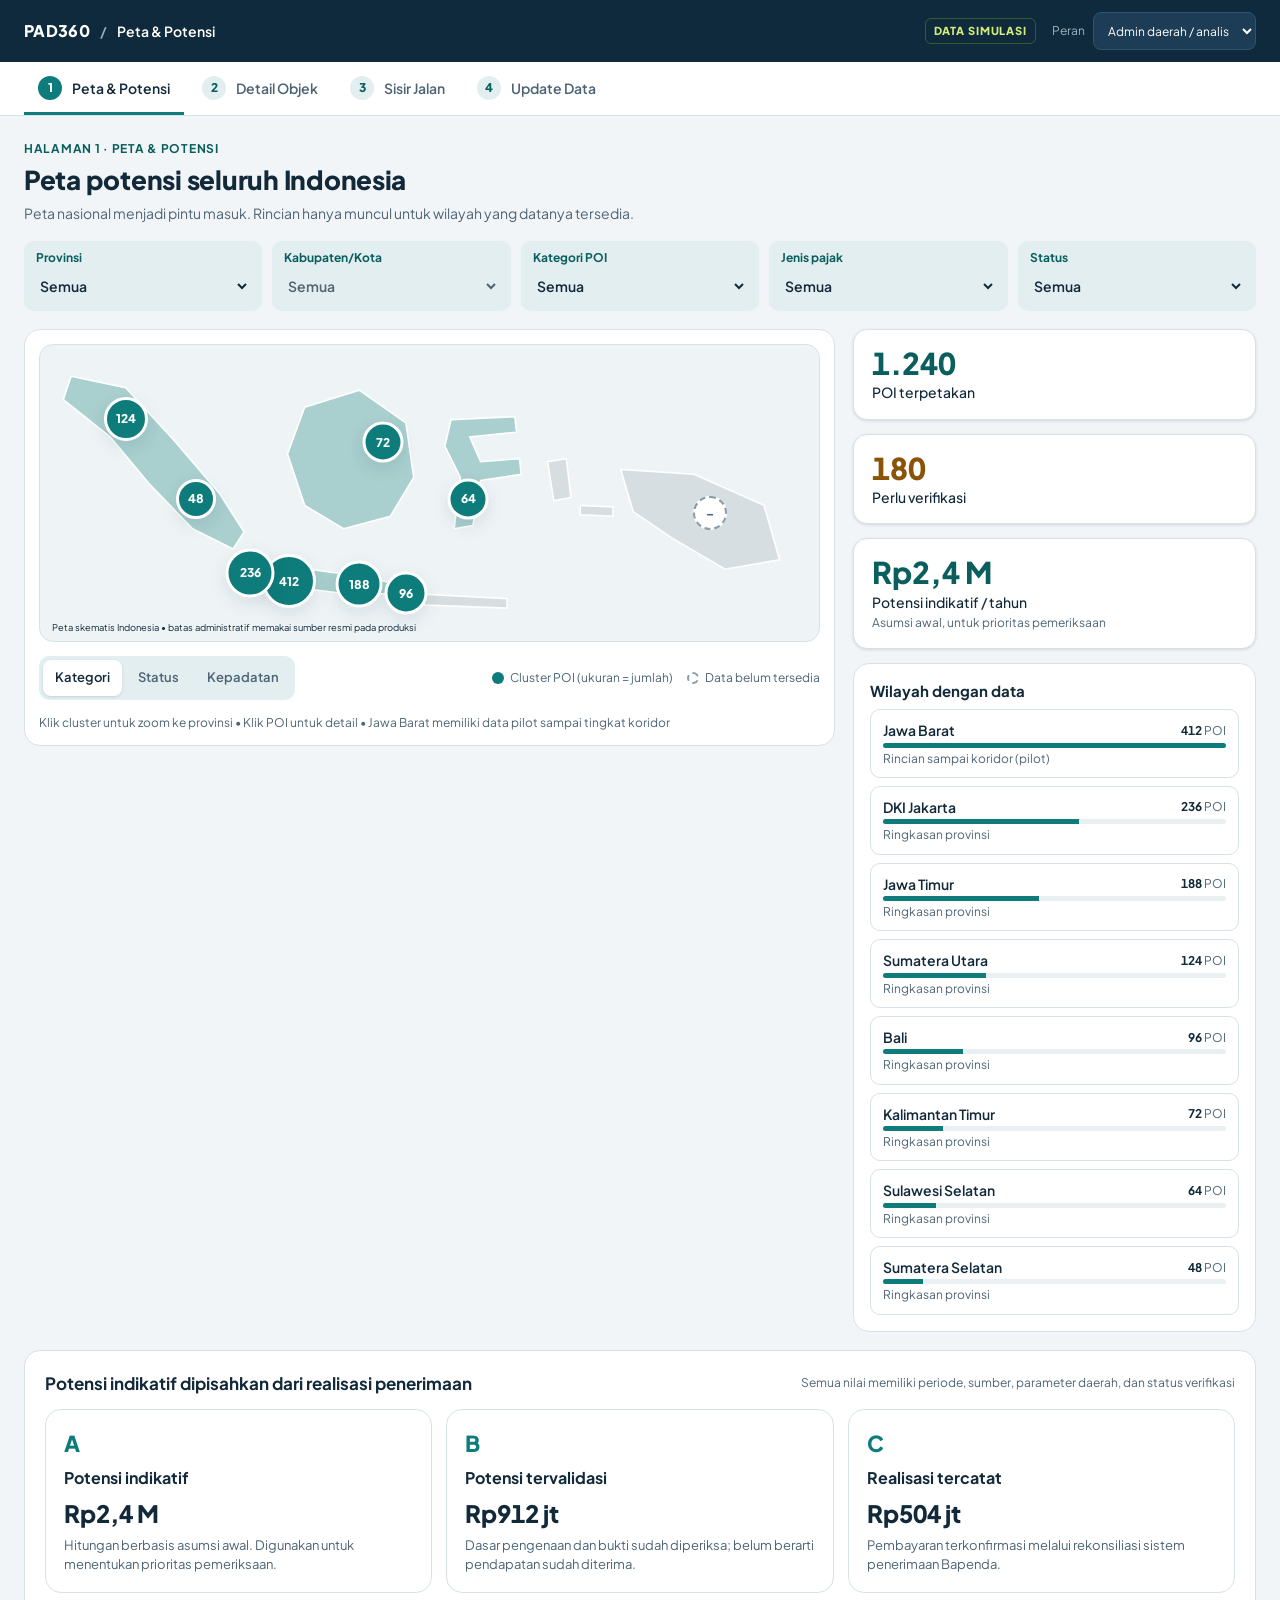
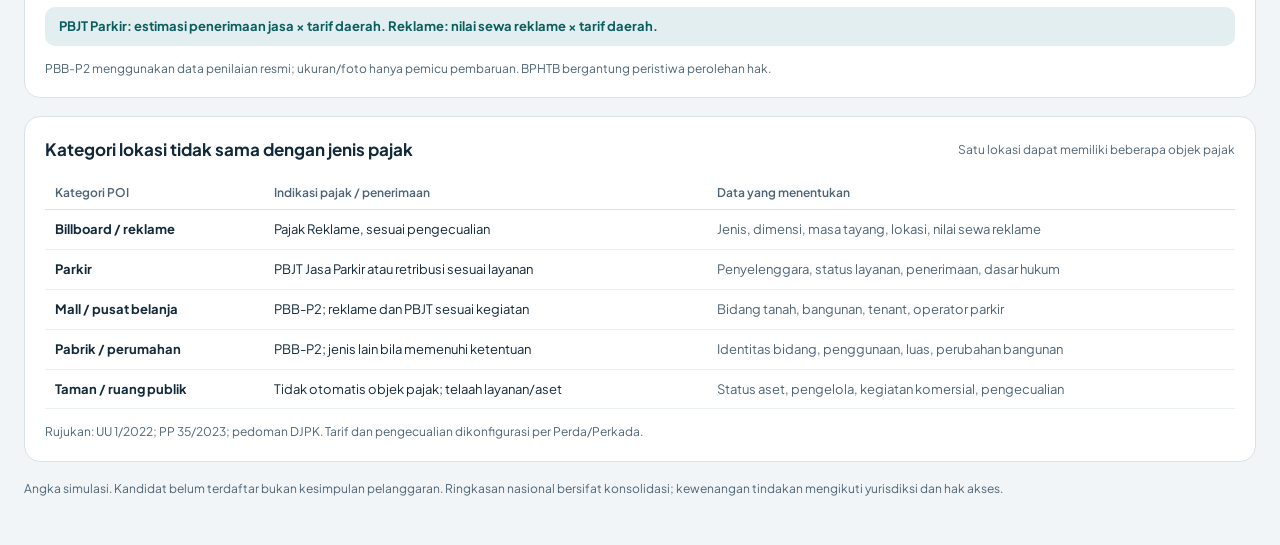
<file: Referensi/PAD360 Peta Potensi Pajak.html>
<!doctype html><html><head><meta charset=utf8><meta name=viewport content="width=device-width,initial-scale=1,viewport-fit=cover"><style>:root{color-scheme:light;box-sizing:border-box;padding-top:env(safe-area-inset-top,0px);padding-bottom:env(safe-area-inset-bottom,0px)}html{scroll-padding-top:env(safe-area-inset-top,0px)}body{margin:0;padding:0;font:14px -apple-system,BlinkMacSystemFont,sans-serif;background:#faf9f5;color:#141413}img{max-width:100%}[hidden]:not([hidden=until-found i]){display:none!important}</style></head><body>
<title>PAD360 Peta Potensi Pajak</title>
<link rel="preconnect" href="https://fonts.googleapis.com">
<link rel="stylesheet" href="https://fonts.googleapis.com/css2?family=Plus+Jakarta+Sans:wght@400;500;600;700;800&display=swap">
<style>
/* Layout: navy top bar (PAD360 / breadcrumb + DATA SIMULASI) over a 4-step tab rail; one content view re-rendered per step */
:root{
  --bg:#F2F5F7;--surface:#FFFFFF;--surface2:#F3F7F8;--tint:#E3EEF0;--line:#D8E2E6;--line2:#EAF0F2;
  --ink:#12293A;--muted:#4E6475;--muted2:#8A9CA8;
  --navy:#0F2A3D;--navy2:#1C3D55;--navy-ink:#DCE8EF;--navy-muted:#9DB4C3;--lime:#D4EC7A;
  --teal:#0E7C7B;--teal-ink:#0A5F5E;--teal-soft:#DDEFEE;--teal-mid:#7FC1BF;
  --amber:#D48A1C;--amber-ink:#8A5408;--amber-soft:#FBEFD9;
  --red-ink:#9B2C2C;--red-soft:#FBE3E3;
  --blue-ink:#1F4F8F;--blue-soft:#E1ECFA;
  --land:#A9CFCF;--land2:#8CBDBD;--land-none:#D6DEE2;--sea:#EEF4F6;--block:#DDE4E8;--road:#FFFFFF;
  --d1:#D6EBEA;--d2:#A9CFCF;--d3:#6FAFAE;--d4:#2F8988;
  --shadow:0 1px 3px rgba(15,42,61,.14);--shadow2:0 6px 18px rgba(15,42,61,.10);
  --font:'Plus Jakarta Sans',ui-sans-serif,system-ui,-apple-system,'Segoe UI',sans-serif;
}
@media (prefers-color-scheme:dark){:root:not([data-theme="light"]){
  --bg:#0C1720;--surface:#14222D;--surface2:#192A36;--tint:#1C3340;--line:#29404F;--line2:#1E303C;
  --ink:#E4EDF2;--muted:#9EB2C0;--muted2:#6C8494;
  --navy:#07131C;--navy2:#163246;--navy-ink:#D2E0EA;--navy-muted:#8FA6B6;--lime:#D4EC7A;
  --teal:#3FB3B1;--teal-ink:#8ADBD9;--teal-soft:#12393A;--teal-mid:#2A7473;
  --amber:#E9A23A;--amber-ink:#F3C77E;--amber-soft:#3A2A12;
  --red-ink:#F2A3A3;--red-soft:#3F1E1E;
  --blue-ink:#A9C8F2;--blue-soft:#16283F;
  --land:#2C5B5C;--land2:#3A7071;--land-none:#26343E;--sea:#111F29;--block:#22323C;--road:#33495A;
  --d1:#173534;--d2:#245251;--d3:#2F6F6E;--d4:#3FA09E;
  --shadow:0 1px 3px rgba(0,0,0,.5);--shadow2:0 6px 18px rgba(0,0,0,.4);color-scheme:dark}}
:root[data-theme="dark"]{
  --bg:#0C1720;--surface:#14222D;--surface2:#192A36;--tint:#1C3340;--line:#29404F;--line2:#1E303C;
  --ink:#E4EDF2;--muted:#9EB2C0;--muted2:#6C8494;
  --navy:#07131C;--navy2:#163246;--navy-ink:#D2E0EA;--navy-muted:#8FA6B6;--lime:#D4EC7A;
  --teal:#3FB3B1;--teal-ink:#8ADBD9;--teal-soft:#12393A;--teal-mid:#2A7473;
  --amber:#E9A23A;--amber-ink:#F3C77E;--amber-soft:#3A2A12;
  --red-ink:#F2A3A3;--red-soft:#3F1E1E;
  --blue-ink:#A9C8F2;--blue-soft:#16283F;
  --land:#2C5B5C;--land2:#3A7071;--land-none:#26343E;--sea:#111F29;--block:#22323C;--road:#33495A;
  --d1:#173534;--d2:#245251;--d3:#2F6F6E;--d4:#3FA09E;
  --shadow:0 1px 3px rgba(0,0,0,.5);--shadow2:0 6px 18px rgba(0,0,0,.4);color-scheme:dark}

*{box-sizing:border-box}
body{background:var(--bg);color:var(--ink);font-family:var(--font);font-size:14px;line-height:1.45}
button,input,select,textarea{font:inherit;color:inherit}
:focus-visible{outline:3px solid var(--teal);outline-offset:2px}
h1,h2,h3{margin:0;text-wrap:balance}
a{color:var(--teal-ink)}

.top{background:var(--navy);color:var(--navy-ink);position:sticky;top:env(safe-area-inset-top,0px);z-index:10}
.top-in{max-width:1440px;margin:0 auto;padding:12px 24px;display:flex;align-items:center;gap:16px;flex-wrap:wrap}
.crumbs{display:flex;align-items:center;gap:10px;flex-wrap:wrap;font-weight:600;min-width:0;flex:1}
.crumbs .logo{font-weight:800;color:#fff;letter-spacing:.02em;font-size:16px}
.crumbs .sep{color:var(--navy-muted)}
.crumbs button{background:none;border:0;color:var(--navy-ink);font-weight:600;cursor:pointer;padding:6px 2px;text-decoration:underline;text-underline-offset:3px}
.crumbs .cur{color:#fff}
.sim{color:var(--lime);font-size:11px;font-weight:800;letter-spacing:.08em;border:1px solid #3B5A2E;padding:4px 8px;border-radius:6px}
.rolebox{display:flex;align-items:center;gap:8px;font-size:12px;color:var(--navy-muted)}
.rolebox select{background:var(--navy2);color:#fff;border:1px solid #2E5470;border-radius:8px;min-height:38px;padding:4px 10px}
.tabs{background:var(--surface);border-bottom:1px solid var(--line)}
.tabs-in{max-width:1440px;margin:0 auto;padding:0 24px;display:flex;gap:4px;overflow-x:auto}
.tabs a{display:flex;align-items:center;gap:10px;padding:14px 14px 12px;color:var(--muted);text-decoration:none;font-weight:600;border-bottom:3px solid transparent;white-space:nowrap}
.tabs a .n{width:24px;height:24px;border-radius:50%;background:var(--tint);color:var(--teal-ink);font-size:12px;font-weight:800;display:flex;align-items:center;justify-content:center}
.tabs a[aria-current="page"]{color:var(--ink);border-bottom-color:var(--teal)}
.tabs a[aria-current="page"] .n{background:var(--teal);color:#fff}
.tabs .badge{background:var(--amber);color:#fff;font-size:11px;font-weight:800;border-radius:999px;padding:1px 7px}
main{max-width:1440px;margin:0 auto;padding:24px 24px 48px;display:flex;flex-direction:column;gap:18px}

.pagehead{display:flex;justify-content:space-between;align-items:flex-end;gap:16px;flex-wrap:wrap}
.pagehead h1{font-size:26px;font-weight:800;letter-spacing:-.01em}
.pagehead p{margin:4px 0 0;color:var(--muted)}
.eyebrow{font-size:12px;font-weight:700;letter-spacing:.06em;color:var(--teal-ink);margin-bottom:4px}
.card{background:var(--surface);border:1px solid var(--line);border-radius:16px;padding:20px;display:flex;flex-direction:column;gap:14px;min-width:0}
.card h2{font-size:17px;font-weight:700}
.cardhead{display:flex;justify-content:space-between;align-items:center;gap:10px;flex-wrap:wrap}
.row{display:flex;flex-wrap:wrap;gap:18px;align-items:flex-start}
.grow{flex:3 1 560px;min-width:0}.side{flex:1 1 320px;min-width:0;display:flex;flex-direction:column;gap:14px}
.note{font-size:12px;color:var(--muted)}
.sub{font-size:12px;color:var(--muted)}
.num{font-variant-numeric:tabular-nums}

.filters{display:grid;grid-template-columns:repeat(auto-fit,minmax(170px,1fr));gap:10px}
.filters label{display:flex;flex-direction:column;gap:4px;background:var(--tint);border-radius:10px;padding:8px 12px 10px;font-size:12px;font-weight:700;color:var(--teal-ink)}
.filters select{border:0;background:transparent;font-weight:600;color:var(--ink);padding:2px 0;min-height:30px;font-size:14px}
.kpi{background:var(--surface);border:1px solid var(--line);border-radius:14px;padding:16px 18px;box-shadow:var(--shadow);display:flex;flex-direction:column;gap:2px}
.kpi .v{font-size:30px;font-weight:800;color:var(--teal-ink);font-variant-numeric:tabular-nums;line-height:1.15}
.kpi .l{color:var(--ink);font-weight:500}
.kpi .s{font-size:12px;color:var(--muted)}
.seg{display:flex;gap:4px;background:var(--tint);padding:4px;border-radius:10px;flex-wrap:wrap}
.seg button{border:0;background:transparent;color:var(--muted);font-weight:600;font-size:13px;min-height:36px;padding:0 12px;border-radius:8px;cursor:pointer}
.seg button[aria-pressed="true"]{background:var(--surface);color:var(--ink);box-shadow:var(--shadow)}
.btn{min-height:44px;padding:0 18px;border-radius:10px;font-weight:700;cursor:pointer;border:1px solid transparent;display:inline-flex;align-items:center;justify-content:center;gap:8px;text-decoration:none;text-align:center}
.btn.pri{background:var(--teal);color:#fff}
.btn.sec{background:var(--surface);color:var(--ink);border-color:var(--line)}
.btn.soft{background:var(--tint);color:var(--teal-ink)}
.btn.warn{background:var(--surface);color:var(--red-ink);border-color:var(--line)}
.btn:disabled{opacity:.45;cursor:not-allowed}
.linkbtn{background:none;border:0;padding:6px 0;color:var(--teal-ink);font-weight:700;cursor:pointer;text-decoration:underline;min-height:34px}
.chip{display:inline-flex;align-items:center;gap:6px;padding:4px 10px;border-radius:999px;font-size:12px;font-weight:700;white-space:nowrap}
.chip.teal{background:var(--teal-soft);color:var(--teal-ink)}
.chip.amber{background:var(--amber-soft);color:var(--amber-ink)}
.chip.red{background:var(--red-soft);color:var(--red-ink)}
.chip.grey{background:var(--tint);color:var(--muted)}
.chip.blue{background:var(--blue-soft);color:var(--blue-ink)}
.statusline{display:flex;justify-content:space-between;align-items:center;gap:8px;background:var(--tint);border-radius:10px;padding:10px 12px;font-weight:600;font-size:13px}
.disclaim{font-size:12px;color:var(--muted);margin:0}
table{width:100%;border-collapse:collapse;font-size:13px}
th{text-align:left;color:var(--muted);font-size:12px;font-weight:600;padding:8px 10px;border-bottom:1px solid var(--line)}
td{padding:10px;border-bottom:1px solid var(--line2);vertical-align:top}
.tablewrap{overflow-x:auto}

/* maps */
.map{position:relative;border-radius:14px;overflow:hidden;background:var(--sea);border:1px solid var(--line)}
.map svg{display:block;width:100%;height:auto}
.land{fill:var(--land);stroke:var(--surface);stroke-width:2}
.land.none{fill:var(--land-none)}
.land.d1{fill:var(--d1)}.land.d2{fill:var(--d2)}.land.d3{fill:var(--d3)}.land.d4{fill:var(--d4)}
.mtxt{font-family:var(--font);fill:var(--ink)}
.clu{position:absolute;transform:translate(-50%,-50%);border:0;padding:0;background:transparent;cursor:pointer;display:flex;align-items:center;justify-content:center}
.clu .dot{border-radius:50%;background:var(--teal);border:3px solid var(--surface);color:#fff;font-weight:800;font-size:12px;display:flex;align-items:center;justify-content:center;box-shadow:var(--shadow2)}
.clu.off .dot{background:var(--surface);color:var(--muted);border:2px dashed var(--muted2);box-shadow:none}
.clu.on .dot{outline:3px solid var(--ink);outline-offset:2px}
.mapfoot{display:flex;justify-content:space-between;gap:10px;flex-wrap:wrap;align-items:center}
.legend{display:flex;flex-wrap:wrap;gap:14px;font-size:12px;color:var(--muted);align-items:center}
.legend span{display:flex;align-items:center;gap:6px}
.sw{width:12px;height:12px;border-radius:50%;display:inline-block;flex:none}
.maptag{position:absolute;left:14px;top:14px;background:var(--tint);color:var(--teal-ink);font-size:12px;font-weight:700;padding:6px 10px;border-radius:8px;box-shadow:var(--shadow)}
.blk{fill:var(--block)}.rd{stroke:var(--road);fill:none}
.route{fill:none;stroke-linecap:round;stroke-linejoin:round}
.cp{position:absolute;transform:translate(-50%,-50%);width:44px;height:44px;border:0;padding:0;background:transparent;cursor:pointer;display:flex;align-items:center;justify-content:center}
.cp i{width:26px;height:26px;border-radius:50%;border:3px solid var(--surface);display:flex;align-items:center;justify-content:center;color:#fff;font-size:11px;font-weight:800;font-style:normal;box-shadow:var(--shadow2)}
.cp.done i{background:var(--teal)}.cp.todo i{background:var(--amber)}
.cp.on i{outline:3px solid var(--ink);outline-offset:2px}

/* lists */
.qitem{display:flex;flex-direction:column;gap:2px;text-align:left;background:var(--surface);border:1px solid var(--line);border-radius:12px;padding:12px 14px;cursor:pointer;box-shadow:var(--shadow);width:100%}
.qitem b{color:var(--teal-ink);font-size:15px}
.qitem[aria-pressed="true"]{border-color:var(--teal);background:var(--teal-soft)}
.reg{display:grid;grid-template-columns:minmax(0,1fr) auto;gap:2px 10px;align-items:center;padding:10px 12px;border-radius:10px;border:1px solid var(--line);background:var(--surface);cursor:pointer;text-align:left;width:100%}
.reg:hover{background:var(--surface2)}
.reg.off{cursor:default;background:var(--surface2)}
.reg .bar{grid-column:1/-1;height:5px;background:var(--line2);border-radius:3px;overflow:hidden}
.reg .bar i{display:block;height:100%;background:var(--teal)}
.tiers{display:grid;grid-template-columns:repeat(auto-fit,minmax(220px,1fr));gap:14px}
.tier{border:1px solid var(--line);border-radius:16px;padding:18px;display:flex;flex-direction:column;gap:6px;background:var(--surface)}
.tier .L{font-size:22px;font-weight:800;color:var(--teal)}
.tier h3{font-size:16px}
.tier .v{font-size:24px;font-weight:800;font-variant-numeric:tabular-nums}
.tier p{margin:0;font-size:13px;color:var(--muted)}
.formula{background:var(--tint);color:var(--teal-ink);font-weight:700;font-size:13px;border-radius:10px;padding:10px 14px}

.cps{list-style:none;margin:0;padding:0;display:flex;flex-direction:column;gap:6px}
.cps button{width:100%;display:flex;gap:12px;align-items:center;text-align:left;background:none;border:1px solid transparent;border-radius:10px;padding:8px 10px;cursor:pointer;min-height:44px}
.cps button:hover{background:var(--surface2)}
.cps button[aria-pressed="true"]{border-color:var(--teal);background:var(--teal-soft)}
.cps .k{font-weight:800;font-variant-numeric:tabular-nums;width:22px}
.cps .done{color:var(--teal-ink)}.cps .todo{color:var(--amber-ink)}
.prog{height:8px;background:var(--line2);border-radius:4px;overflow:hidden}.prog i{display:block;height:100%;background:var(--teal)}

.objphoto{border-radius:16px;background:var(--tint);aspect-ratio:4/3;max-width:100%;position:relative;overflow:hidden;display:flex;align-items:center;justify-content:center}
.objphoto .board{background:var(--navy);color:#fff;font-weight:800;font-size:22px;padding:22px 26px;border-radius:2px;box-shadow:var(--shadow2)}
.objphoto .pole{position:absolute;width:8px;background:var(--muted2);bottom:0}
.objphoto .cap{position:absolute;left:12px;bottom:10px;font-size:11px;color:var(--muted)}
dl.kv{margin:0;display:grid;grid-template-columns:130px minmax(0,1fr);gap:8px 12px}
dl.kv dt{color:var(--muted)}dl.kv dd{margin:0;font-weight:600}
.stepper{display:grid;grid-template-columns:repeat(auto-fit,minmax(140px,1fr));gap:8px}
.stepper div{border-radius:12px;padding:12px;border:1px solid var(--line);background:var(--surface);display:flex;flex-direction:column;gap:2px}
.stepper .k{font-size:12px;font-weight:800;color:var(--muted)}
.stepper .done{background:var(--teal-soft);border-color:transparent}.stepper .done .k{color:var(--teal-ink)}
.stepper .now{border:2px solid var(--amber)}.stepper .now .k{color:var(--amber-ink)}
.timeline{list-style:none;margin:0;padding:0;display:flex;flex-direction:column;gap:12px}
.timeline li{display:grid;grid-template-columns:96px 12px minmax(0,1fr);gap:12px}
.timeline .b{width:12px;height:12px;border-radius:50%;margin-top:4px;background:var(--teal)}
.objrel{display:flex;flex-direction:column;gap:8px}
.objrel div{display:flex;justify-content:space-between;align-items:center;gap:8px;padding:10px 12px;border-radius:10px;background:var(--surface2)}

/* phone */
.phone{width:100%;max-width:380px;background:var(--navy);border-radius:36px;padding:12px;box-shadow:var(--shadow2);flex:none}
.screen{background:var(--bg);border-radius:26px;overflow:hidden;display:flex;flex-direction:column}
.screen header{background:var(--surface);padding:16px;border-bottom:1px solid var(--line);display:flex;flex-direction:column;gap:6px}
.screen .body{padding:14px;display:flex;flex-direction:column;gap:10px}
.fld{background:var(--surface);border:1px solid var(--line);border-radius:12px;padding:10px 12px;display:flex;flex-direction:column;gap:6px;box-shadow:var(--shadow)}
.fld>span{font-size:12px;font-weight:700;color:var(--teal-ink)}
.fld input,.fld select,.fld textarea{border:1px solid var(--line);border-radius:8px;background:var(--surface);padding:8px 10px;min-height:42px;font-size:15px;width:100%}
.fld .old{font-size:11px;color:var(--muted)}
.dims{display:grid;grid-template-columns:1fr auto 1fr;gap:8px;align-items:center}
.checks{list-style:none;margin:0;padding:0;display:flex;flex-direction:column;gap:8px}
.checks li{display:flex;gap:10px;align-items:flex-start}
.checks i{width:20px;height:20px;border-radius:50%;flex:none;display:flex;align-items:center;justify-content:center;font-style:normal;font-size:12px;font-weight:800;color:#fff;margin-top:1px}
.checks .ok i{background:var(--teal)}.checks .no i{background:var(--surface);border:2px solid var(--amber)}
.stepnum{font-size:18px;font-weight:800;color:var(--teal)}
.qcard{border:1px solid var(--line);border-radius:12px;padding:14px;display:flex;flex-direction:column;gap:10px;background:var(--surface)}
.diff{display:grid;grid-template-columns:110px 1fr 1fr;gap:6px 10px;font-size:13px}
.diff .h{font-size:11px;font-weight:700;color:var(--muted);letter-spacing:.04em}
.diff .new{font-weight:700;color:var(--teal-ink)}
.toggle{display:flex;align-items:center;gap:10px;cursor:pointer;font-weight:600}
.toggle input{width:20px;height:20px;accent-color:var(--teal)}

.toast{position:fixed;left:50%;bottom:calc(24px + env(safe-area-inset-bottom,0px));transform:translateX(-50%);background:var(--navy);color:#fff;padding:12px 18px;border-radius:10px;font-weight:600;box-shadow:0 8px 24px rgba(0,0,0,.3);z-index:30;max-width:calc(100% - 32px)}
@media (max-width:760px){
  .top-in,.tabs-in{padding-left:16px;padding-right:16px}
  main{padding:18px 16px 40px}
  .pagehead h1{font-size:22px}
  .kpi .v{font-size:26px}
}
@media (prefers-reduced-motion:reduce){*{transition:none!important}}
</style>

<header class="top">
  <div class="top-in">
    <div class="crumbs" id="crumbs"></div>
    <span class="sim">DATA SIMULASI</span>
    <label class="rolebox" for="role">Peran
      <select id="role">
        <option value="bod">BOD / pimpinan</option>
        <option value="analis" selected>Admin daerah / analis</option>
        <option value="petugas">Petugas lapangan</option>
        <option value="verifier">Verifier / supervisor</option>
      </select>
    </label>
  </div>
</header>
<nav class="tabs" aria-label="Halaman"><div class="tabs-in" id="tabs"></div></nav>
<main id="view" tabindex="-1"></main>
<div class="toast" id="toast" role="status" aria-live="polite" hidden></div>

<script>
(function(){
const fmt=n=>n.toLocaleString('id-ID');
const rp=v=>v>=1?'Rp'+v.toFixed(1).replace('.',',')+' M':'Rp'+Math.round(v*1000)+' jt';
const svg=(p,s)=>`<svg width="${s||18}" height="${s||18}" viewBox="0 0 24 24" fill="none" stroke="currentColor" stroke-width="2" stroke-linecap="round" stroke-linejoin="round" aria-hidden="true">${p}</svg>`;
let tt;function toast(m){const t=document.getElementById('toast');t.textContent=m;t.hidden=false;clearTimeout(tt);tt=setTimeout(()=>t.hidden=true,3000);}

/* ---------------- data (simulasi) ---------------- */
const PROV=[
  {id:'jabar',name:'Jawa Barat',poi:412,ver:58,pot:.82,x:32,y:80,data:'full'},
  {id:'dki',name:'DKI Jakarta',poi:236,ver:34,pot:.52,x:27,y:77,data:'ringkas'},
  {id:'jatim',name:'Jawa Timur',poi:188,ver:28,pot:.36,x:41,y:81,data:'ringkas'},
  {id:'sumut',name:'Sumatera Utara',poi:124,ver:18,pot:.22,x:11,y:25,data:'ringkas'},
  {id:'bali',name:'Bali',poi:96,ver:14,pot:.18,x:47,y:84,data:'ringkas'},
  {id:'kaltim',name:'Kalimantan Timur',poi:72,ver:11,pot:.12,x:44,y:33,data:'ringkas'},
  {id:'sulsel',name:'Sulawesi Selatan',poi:64,ver:10,pot:.11,x:55,y:52,data:'ringkas'},
  {id:'sumsel',name:'Sumatera Selatan',poi:48,ver:7,pot:.07,x:20,y:52,data:'ringkas'},
  {id:'papua',name:'Papua',poi:0,ver:0,pot:0,x:86,y:57,data:'none'}
];
const ISL=[
  {id:'sumatra',pts:'40,40 110,55 170,120 230,190 262,240 248,262 196,236 140,178 90,118 30,70',prov:['sumut','sumsel']},
  {id:'jawa',pts:'250,282 330,286 420,298 452,306 452,320 380,318 300,308 252,300',prov:['dki','jabar','jatim']},
  {id:'nt',pts:'462,316 480,314 482,326 464,328',prov:['bali']},
  {id:'nt2',pts:'492,320 600,326 600,338 494,334',prov:[]},
  {id:'kalimantan',pts:'340,80 410,58 470,100 480,170 450,220 390,236 340,206 318,140',prov:['kaltim']},
  {id:'sulawesi',pts:'528,96 610,92 612,112 552,118 566,150 616,146 618,166 566,174 556,232 532,236 540,170 520,130',prov:['sulsel']},
  {id:'maluku',pts:'652,150 676,146 682,196 660,200',prov:[]},
  {id:'maluku2',pts:'694,206 736,208 736,220 694,218',prov:[]},
  {id:'papua',pts:'746,160 840,166 930,206 950,276 880,288 812,248 762,214',prov:['papua']}
];
const CATS=[['rek','Billboard / reklame',.45],['pkr','Parkir',.25],['mall','Mall / pusat belanja',.10],['pab','Pabrik / perumahan',.12],['tmn','Taman / ruang publik',.08]];
const TAX=[['all','Semua'],['reklame','Pajak Reklame'],['parkir','PBJT Jasa Parkir'],['pbb','PBB-P2'],['telaah','Telaah layanan / aset']];
const CAT_TAX={rek:['reklame'],pkr:['parkir'],mall:['pbb','reklame','parkir'],pab:['pbb'],tmn:['telaah']};
const STATUS=[['all','Semua',1],['ver','Perlu verifikasi',.145],['val','Tervalidasi',.52],['bukan','Bukan objek',.06],['baru','Kandidat baru',.275]];
const KOTA=[
  {id:'bdg',name:'Kota Bandung',poi:268,ver:38,pot:.52,x:58,y:62,data:'full'},
  {id:'bks',name:'Kota Bekasi',poi:84,ver:12,pot:.18,x:30,y:22,data:'ringkas'},
  {id:'bgr',name:'Kabupaten Bogor',poi:60,ver:8,pot:.12,x:24,y:42,data:'ringkas'},
  {id:'grt',name:'Kabupaten Garut',poi:0,ver:0,pot:0,x:66,y:82,data:'none'},
  {id:'crb',name:'Kota Cirebon',poi:0,ver:0,pot:0,x:88,y:38,data:'none'}
];
const CORR={
  A:{name:'Koridor A',lead:'34 kandidat • perlu survei',tag:'Reklame • kandidat belum cocok register',route:[[20,290],[260,290],[260,110],[500,110],[500,200]],km:'3,2',team:'Tim Lapangan 1'},
  B:{name:'Koridor B',lead:'22 objek • data ukuran berbeda',tag:'Reklame • ukuran berbeda dari register',route:[[140,20],[140,110],[140,200],[380,200],[620,200]],km:'2,4',team:'Tim Lapangan 2'},
  C:{name:'Koridor C',lead:'18 objek • dokumen perlu diperiksa',tag:'Parkir • dokumen izin perlu diperiksa',route:[[380,20],[500,20],[620,20],[620,110],[620,290]],km:'2,8',team:'Tim Lapangan 3'}
};

/* ---------------- state ---------------- */
const S={
  page:'peta', level:'nasional', prov:null, kota:null,
  cat:'all', tax:'all', status:'all', layer:'kategori',
  corr:'A', role:'analis',
  tasks:{A:{id:'SRV-017',corr:'A',cps:[
    {n:'01',label:'Mulai / bukti kunjungan',done:true,find:[],note:'Foto awal, waktu mulai, dan posisi GPS tercatat.'},
    {n:'02',label:'Reklame',done:true,find:[{id:'OBJ-RKL-001',t:'Reklame A · papan 6 × 4 m',s:'Perlu pencocokan register',detail:true}],note:'Satu objek ditemukan.'},
    {n:'03',label:'Parkir',done:true,find:[{id:'KND-PKR-007',t:'Parkir tepi jalan · kandidat baru',s:'Kandidat belum terdaftar'}],note:'Kandidat ditambahkan, menunggu verifikasi.'},
    {n:'04',label:'Belum diperiksa',done:false,find:[],note:''},
    {n:'05',label:'Belum diperiksa',done:false,find:[],note:''}]}},
  cpSel:1,
  obj:{id:'OBJ-RKL-001',name:'REKLAME A',owner:'PT Contoh Media',op:'Operator A',w:6,h:4,sisi:1,jenis:'papan',periode:'12 bulan',reg:'Perlu pencocokan',izinUsaha:'Belum diverifikasi',izinRek:'Dokumen tersedia',addr:'Jl. Contoh No. 12, Bandung',coord:'-6.9175, 107.6191',stage:2,requested:false,
    hist:[['14 Sep 2026','Ditemukan pada checkpoint 02, tugas SRV-017','Tim Lapangan 1 · foto, GPS ±4 m'],['02 Sep 2026','Kandidat dari impor POI, belum cocok register','Sistem · sumber POI dan register Bapenda']]},
  form:{mode:'update',photo:false,gps:false,w:6,h:4,owner:'PT Contoh Media',izin:'Belum diverifikasi',reason:'',cat:'rek',name:'',cp:null},
  offline:false, sync:[], queue:[], seq:2
};
let curTask=()=>S.tasks[S.corr];

/* ---------------- filter math ---------------- */
function share(){
  let cats=CATS.filter(c=>S.cat==='all'||c[0]===S.cat);
  if(S.tax!=='all')cats=cats.filter(c=>CAT_TAX[c[0]].includes(S.tax));
  return cats.reduce((a,c)=>a+c[2],0);
}
const stShare=()=>STATUS.find(s=>s[0]===S.status)[2];

/* ---------------- page 1: peta ---------------- */
function filtersBar(){
  const provOpts=[['',"Semua"]].concat(PROV.filter(p=>p.data!=='none').map(p=>[p.id,p.name]));
  const p=PROV.find(x=>x.id===S.prov);
  const kotaOpts=[['','Semua']].concat(S.prov==='jabar'?KOTA.filter(k=>k.data!=='none').map(k=>[k.id,k.name]):[]);
  return `<div class="filters" role="group" aria-label="Filter peta">
    <label for="fProv">Provinsi<select id="fProv" data-ch="prov">${provOpts.map(o=>`<option value="${o[0]}" ${(S.prov||'')===o[0]?'selected':''}>${o[1]}</option>`).join('')}</select></label>
    <label for="fKota">Kabupaten/Kota<select id="fKota" data-ch="kota" ${S.prov==='jabar'?'':'disabled'}>${kotaOpts.map(o=>`<option value="${o[0]}" ${(S.kota||'')===o[0]?'selected':''}>${o[1]}</option>`).join('')}</select></label>
    <label for="fCat">Kategori POI<select id="fCat" data-ch="cat"><option value="all">Semua</option>${CATS.map(c=>`<option value="${c[0]}" ${S.cat===c[0]?'selected':''}>${c[1]}</option>`).join('')}</select></label>
    <label for="fTax">Jenis pajak<select id="fTax" data-ch="tax">${TAX.map(t=>`<option value="${t[0]}" ${S.tax===t[0]?'selected':''}>${t[1]}</option>`).join('')}</select></label>
    <label for="fSt">Status<select id="fSt" data-ch="status">${STATUS.map(t=>`<option value="${t[0]}" ${S.status===t[0]?'selected':''}>${t[1]}</option>`).join('')}</select></label>
  </div>`;
}
function kpis(base){
  const sh=share();
  const poi=Math.round(base.poi*sh),ver=Math.round(base.ver*sh),pot=base.pot*sh;
  const st=S.status==='all'?'':`<span class="s">${fmt(Math.round(poi*stShare()))} berstatus "${STATUS.find(s=>s[0]===S.status)[1].toLowerCase()}"</span>`;
  return `<div class="kpi"><span class="v">${fmt(poi)}</span><span class="l">POI terpetakan</span>${st}</div>
    <div class="kpi"><span class="v" style="color:var(--amber-ink)">${fmt(ver)}</span><span class="l">Perlu verifikasi</span></div>
    <div class="kpi"><span class="v">${rp(pot)}</span><span class="l">Potensi indikatif / tahun</span><span class="s">Asumsi awal, untuk prioritas pemeriksaan</span></div>`;
}
function vPeta(){
  if(S.level==='kota')return vKota();
  if(S.level==='provinsi')return vProvinsi();
  const sh=share(),tot={poi:PROV.reduce((a,p)=>a+p.poi,0),ver:PROV.reduce((a,p)=>a+p.ver,0),pot:PROV.reduce((a,p)=>a+p.pot,0)};
  const maxp=Math.max(...PROV.map(p=>p.poi));
  const dens=isl=>{const n=isl.prov.reduce((a,id)=>a+(PROV.find(p=>p.id===id)||{poi:0}).poi,0);if(!n)return 'none';return 'd'+Math.min(4,1+Math.floor(n/180));};
  const stF=stShare();
  return `
  <div class="pagehead"><div><div class="eyebrow">HALAMAN 1 · PETA &amp; POTENSI</div><h1>Peta potensi seluruh Indonesia</h1><p>Peta nasional menjadi pintu masuk. Rincian hanya muncul untuk wilayah yang datanya tersedia.</p></div></div>
  ${filtersBar()}
  <div class="row">
    <div class="card grow" style="padding:14px">
      <div class="map">
        <svg viewBox="0 0 1000 380" role="img" aria-label="Peta skematis Indonesia dengan cluster POI per provinsi">
          ${ISL.map(i=>`<polygon class="land ${S.layer==='kepadatan'?dens(i):(i.prov.some(id=>(PROV.find(p=>p.id===id)||{}).data!=='none'&&id!=='papua')?'':'none')}" points="${i.pts}"/>`).join('')}
          <text class="mtxt" x="16" y="368" font-size="12" fill="var(--muted)">Peta skematis Indonesia • batas administratif memakai sumber resmi pada produksi</text>
        </svg>
        ${PROV.map(p=>{
          if(p.data==='none')return `<button class="clu off" style="left:${p.x}%;top:${p.y}%" data-act="noData" data-k="${p.name}" aria-label="${p.name}: data belum tersedia"><span class="dot" style="width:34px;height:34px">–</span></button>`;
          const n=Math.round(p.poi*sh*stF),sz=S.layer==='kepadatan'?30:Math.round(32+22*Math.sqrt(p.poi/maxp));
          const ring=S.layer==='status'?`background:conic-gradient(var(--amber) 0 ${Math.round(p.ver/p.poi*100)}%, var(--teal) 0)`:'';
          return `<button class="clu" style="left:${p.x}%;top:${p.y}%" data-act="prov" data-k="${p.id}" aria-label="${p.name}: ${n} POI. Klik untuk zoom"><span class="dot" style="width:${sz}px;height:${sz}px;${ring}">${n}</span></button>`;}).join('')}
      </div>
      <div class="mapfoot">
        <div class="seg" role="group" aria-label="Layer peta">${[['kategori','Kategori'],['status','Status'],['kepadatan','Kepadatan']].map(l=>`<button data-act="layer" data-k="${l[0]}" aria-pressed="${S.layer===l[0]}">${l[1]}</button>`).join('')}</div>
        <div class="legend">${S.layer==='status'?`<span><i class="sw" style="background:var(--amber)"></i>Perlu verifikasi</span><span><i class="sw" style="background:var(--teal)"></i>Lainnya</span>`:S.layer==='kepadatan'?`<span>Kepadatan POI</span><span style="display:flex;gap:2px"><i style="width:22px;height:10px;background:var(--d1)"></i><i style="width:22px;height:10px;background:var(--d2)"></i><i style="width:22px;height:10px;background:var(--d3)"></i><i style="width:22px;height:10px;background:var(--d4)"></i></span>`:`<span><i class="sw" style="background:var(--teal)"></i>Cluster POI (ukuran = jumlah)</span>`}<span><i class="sw" style="border:2px dashed var(--muted2)"></i>Data belum tersedia</span></div>
      </div>
      <span class="note">Klik cluster untuk zoom ke provinsi • Klik POI untuk detail • Jawa Barat memiliki data pilot sampai tingkat koridor</span>
    </div>
    <div class="side">
      ${kpis(tot)}
      <div class="card" style="padding:16px;gap:8px">
        <h2 style="font-size:15px">Wilayah dengan data</h2>
        ${PROV.filter(p=>p.data!=='none').map(p=>`<button class="reg" data-act="prov" data-k="${p.id}"><b style="font-weight:600">${p.name}</b><span class="num sub"><b style="color:var(--ink)">${fmt(Math.round(p.poi*sh))}</b> POI</span><span class="bar"><i style="width:${p.poi/maxp*100}%"></i></span><span class="sub">${p.data==='full'?'Rincian sampai koridor (pilot)':'Ringkasan provinsi'}</span></button>`).join('')}
      </div>
    </div>
  </div>
  ${tiersBlock(tot.pot*sh)}
  ${catTaxTable()}
  <p class="disclaim">Angka simulasi. Kandidat belum terdaftar bukan kesimpulan pelanggaran. Ringkasan nasional bersifat konsolidasi; kewenangan tindakan mengikuti yurisdiksi dan hak akses.</p>`;
}
function tiersBlock(pot){
  return `<section class="card"><div class="cardhead"><h2>Potensi indikatif dipisahkan dari realisasi penerimaan</h2><span class="note">Semua nilai memiliki periode, sumber, parameter daerah, dan status verifikasi</span></div>
    <div class="tiers">
      <div class="tier"><span class="L">A</span><h3>Potensi indikatif</h3><span class="v">${rp(pot)}</span><p>Hitungan berbasis asumsi awal. Digunakan untuk menentukan prioritas pemeriksaan.</p></div>
      <div class="tier"><span class="L">B</span><h3>Potensi tervalidasi</h3><span class="v">${rp(pot*.38)}</span><p>Dasar pengenaan dan bukti sudah diperiksa; belum berarti pendapatan sudah diterima.</p></div>
      <div class="tier"><span class="L">C</span><h3>Realisasi tercatat</h3><span class="v">${rp(pot*.21)}</span><p>Pembayaran terkonfirmasi melalui rekonsiliasi sistem penerimaan Bapenda.</p></div>
    </div>
    <div class="formula">PBJT Parkir: estimasi penerimaan jasa × tarif daerah. Reklame: nilai sewa reklame × tarif daerah.</div>
    <span class="note">PBB-P2 menggunakan data penilaian resmi; ukuran/foto hanya pemicu pembaruan. BPHTB bergantung peristiwa perolehan hak.</span></section>`;
}
function catTaxTable(){
  const rows=[['Billboard / reklame','Pajak Reklame, sesuai pengecualian','Jenis, dimensi, masa tayang, lokasi, nilai sewa reklame'],['Parkir','PBJT Jasa Parkir atau retribusi sesuai layanan','Penyelenggara, status layanan, penerimaan, dasar hukum'],['Mall / pusat belanja','PBB-P2; reklame dan PBJT sesuai kegiatan','Bidang tanah, bangunan, tenant, operator parkir'],['Pabrik / perumahan','PBB-P2; jenis lain bila memenuhi ketentuan','Identitas bidang, penggunaan, luas, perubahan bangunan'],['Taman / ruang publik','Tidak otomatis objek pajak; telaah layanan/aset','Status aset, pengelola, kegiatan komersial, pengecualian']];
  return `<section class="card"><div class="cardhead"><h2>Kategori lokasi tidak sama dengan jenis pajak</h2><span class="note">Satu lokasi dapat memiliki beberapa objek pajak</span></div>
  <div class="tablewrap"><table style="min-width:680px"><thead><tr><th>Kategori POI</th><th>Indikasi pajak / penerimaan</th><th>Data yang menentukan</th></tr></thead><tbody>${rows.map(r=>`<tr><td style="font-weight:700">${r[0]}</td><td>${r[1]}</td><td class="sub" style="font-size:13px">${r[2]}</td></tr>`).join('')}</tbody></table></div>
  <span class="note">Rujukan: UU 1/2022; PP 35/2023; pedoman DJPK. Tarif dan pengecualian dikonfigurasi per Perda/Perkada.</span></section>`;
}
function vProvinsi(){
  const p=PROV.find(x=>x.id===S.prov);
  if(p.id!=='jabar'){
    return `<div class="pagehead"><div><div class="eyebrow">HALAMAN 1 · PETA &amp; POTENSI</div><h1>${p.name}</h1><p>Ringkasan provinsi. Rincian kabupaten/kota belum tersedia untuk wilayah ini.</p></div><button class="btn sec" data-act="toNas">← Kembali ke peta nasional</button></div>
    ${filtersBar()}
    <div class="row"><div class="side" style="flex:1 1 100%;flex-direction:row;flex-wrap:wrap">${kpis(p).replace(/class="kpi"/g,'class="kpi" style="flex:1 1 220px"')}</div></div>
    <div class="card"><h2>Rincian belum tersedia</h2><p style="margin:0;color:var(--muted)">Data ${p.name} saat ini berupa ringkasan dari impor POI. Rincian koridor muncul setelah register Bapenda dan batas wilayah daerah ini diimpor serta disetujui.</p><div><button class="btn soft" data-act="toast" data-msg="Permintaan onboarding data ${p.name} dicatat (simulasi)">Ajukan onboarding data daerah</button></div></div>`;
  }
  const sh=share(),maxp=Math.max(...KOTA.map(k=>k.poi));
  return `<div class="pagehead"><div><div class="eyebrow">HALAMAN 1 · PETA &amp; POTENSI</div><h1>Jawa Barat</h1><p>Pilih kabupaten/kota. Kota Bandung adalah wilayah pilot dengan rincian sampai koridor jalan.</p></div><button class="btn sec" data-act="toNas">← Kembali ke peta nasional</button></div>
  ${filtersBar()}
  <div class="row">
    <div class="card grow" style="padding:14px">
      <div class="map">
        <svg viewBox="0 0 800 360" role="img" aria-label="Peta skematis Jawa Barat dengan kabupaten/kota">
          <polygon class="land" points="40,90 200,60 360,70 520,80 700,110 770,170 740,250 600,300 420,320 240,300 110,250 30,170"/>
          <path d="M200,60 L240,300 M360,70 L420,320 M520,80 L600,300 M30,170 L770,170" stroke="var(--surface)" stroke-width="2" stroke-dasharray="6 5" fill="none"/>
          <text class="mtxt" x="16" y="348" font-size="12" fill="var(--muted)">Peta skematis • batas kabupaten/kota ilustratif</text>
        </svg>
        ${KOTA.map(k=>k.data==='none'?`<button class="clu off" style="left:${k.x}%;top:${k.y}%" data-act="noData" data-k="${k.name}" aria-label="${k.name}: data belum tersedia"><span class="dot" style="width:32px;height:32px">–</span></button>`:`<button class="clu" style="left:${k.x}%;top:${k.y}%" data-act="kota" data-k="${k.id}" aria-label="${k.name}: ${Math.round(k.poi*sh)} POI"><span class="dot" style="width:${Math.round(34+24*Math.sqrt(k.poi/maxp))}px;height:${Math.round(34+24*Math.sqrt(k.poi/maxp))}px">${Math.round(k.poi*sh*stShare())}</span></button>`).join('')}
      </div>
      <span class="note">Klik Kota Bandung untuk melihat antrean prioritas koridor.</span>
    </div>
    <div class="side">
      ${kpis(p)}
      <div class="card" style="padding:16px;gap:8px"><h2 style="font-size:15px">Kabupaten/kota</h2>
      ${KOTA.map(k=>k.data==='none'?`<div class="reg off"><b style="font-weight:600;color:var(--muted)">${k.name}</b><span class="chip grey">Belum ada data</span></div>`:`<button class="reg" data-act="kota" data-k="${k.id}"><b style="font-weight:600">${k.name}</b><span class="num sub"><b style="color:var(--ink)">${fmt(Math.round(k.poi*sh))}</b> POI</span><span class="bar"><i style="width:${k.poi/maxp*100}%"></i></span><span class="sub">${k.data==='full'?'Pilot · rincian koridor tersedia':'Ringkasan saja'}</span></button>`).join('')}
      </div>
    </div>
  </div>`;
}
function streetMap(route,opts){
  opts=opts||{};
  const blocks=[];const xs=[20,140,260,380,500,620],ys=[20,110,200,290];
  for(let i=0;i<xs.length-1;i++)for(let j=0;j<ys.length-1;j++)blocks.push(`<rect class="blk" x="${xs[i]+10}" y="${ys[j]+10}" width="100" height="70" rx="6"/>`);
  const d='M'+route.map(p=>p.join(',')).join(' L');
  return `<svg viewBox="0 0 640 310" role="img" aria-label="${opts.aria||'Ilustrasi jaringan jalan'}">
    <rect width="640" height="310" fill="var(--sea)"/>${blocks.join('')}
    ${xs.map(x=>`<path class="rd" d="M${x},0 L${x},310" stroke-width="12"/>`).join('')}${ys.map(y=>`<path class="rd" d="M0,${y} L640,${y}" stroke-width="12"/>`).join('')}
    ${(opts.extra||[]).map(r=>`<path class="route" d="M${r.map(p=>p.join(',')).join(' L')}" stroke="var(--teal-mid)" stroke-width="5" stroke-dasharray="8 7" opacity=".8"/>`).join('')}
    <path class="route" d="${d}" stroke="var(--teal)" stroke-width="7"/>
    ${opts.dots?route.map((p,i)=>`<circle cx="${p[0]}" cy="${p[1]}" r="10" fill="${opts.done&&!opts.done[i]?'var(--amber)':'var(--teal)'}" stroke="var(--surface)" stroke-width="3"/>`).join(''):''}
  </svg>`;
}
function vKota(){
  const k=KOTA.find(x=>x.id===S.kota);
  if(k.data!=='full'){return `<div class="pagehead"><div><div class="eyebrow">HALAMAN 1 · PETA &amp; POTENSI</div><h1>${k.name}</h1><p>Ringkasan wilayah. Rincian koridor belum tersedia.</p></div><button class="btn sec" data-act="toProv">← Kembali ke Jawa Barat</button></div>${filtersBar()}<div class="row"><div class="side" style="flex:1 1 100%;flex-direction:row;flex-wrap:wrap">${kpis(k).replace(/class="kpi"/g,'class="kpi" style="flex:1 1 220px"')}</div></div>`;}
  const c=CORR[S.corr];
  const others=Object.keys(CORR).filter(x=>x!==S.corr).map(x=>CORR[x].route);
  const t=S.tasks[S.corr];
  const done=t?t.cps.filter(c=>c.done):null;
  return `<div class="pagehead"><div><div class="eyebrow">HALAMAN 1 · TURUN KE PRIORITAS KABUPATEN/KOTA</div><h1>Kota Bandung</h1><p>Ringkasan nasional bersifat konsolidasi; kewenangan tindakan mengikuti yurisdiksi dan hak akses.</p></div><button class="btn sec" data-act="toProv">← Kembali ke Jawa Barat</button></div>
  ${filtersBar()}
  <div class="row"><div class="side" style="flex:1 1 100%;flex-direction:row;flex-wrap:wrap">${kpis(k).replace(/class="kpi"/g,'class="kpi" style="flex:1 1 220px"')}</div></div>
  <div class="row">
    <div class="card grow" style="padding:14px">
      <div class="map">${streetMap(c.route,{extra:others,dots:true,aria:'Ilustrasi jaringan jalan Kota Bandung dengan '+c.name+' disorot'})}<span class="maptag">${c.tag}</span></div>
      <span class="note">Angka simulasi • Kandidat belum terdaftar bukan kesimpulan pelanggaran • Ilustrasi jaringan jalan, bukan peta navigasi</span>
    </div>
    <div class="side">
      <h2 style="font-size:22px">Antrean prioritas wilayah</h2>
      ${Object.keys(CORR).map(x=>{const tk=S.tasks[x];return `<button class="qitem" data-act="corr" data-k="${x}" aria-pressed="${S.corr===x}"><b>${CORR[x].name}</b><span>${CORR[x].lead}</span>${tk?`<span class="sub">Tugas ${tk.id} · ${tk.cps.filter(c=>c.done).length}/${tk.cps.length} checkpoint diperiksa</span>`:`<span class="sub">Belum ada tugas penyisiran</span>`}</button>`}).join('')}
      <button class="btn pri" data-act="makeTask">${t?`Buka tugas ${t.id}`:'Buat tugas penyisiran'}</button>
      ${t?`<span class="note">${done.length} dari ${t.cps.length} checkpoint sudah diperiksa.</span>`:`<span class="note">Rute ${c.km} km dengan 5 checkpoint akan ditugaskan ke ${c.team}.</span>`}
      <button class="linkbtn" data-act="goDetail" style="text-align:left">Contoh POI di koridor A: buka detail OBJ-RKL-001 →</button>
    </div>
  </div>
  ${tiersBlock(k.pot*share())}`;
}

/* ---------------- page 2: detail ---------------- */
const FLOW=['Impor & petakan','Tentukan prioritas','Survei & revisi','Validasi objek','Tindak lanjut Bapenda','Rekonsiliasi penerimaan'];
function vDetail(){
  const o=S.obj,hide=S.role==='bod';
  return `<div class="pagehead"><div><div class="eyebrow">HALAMAN 2 · DETAIL OBJEK</div><h1>Detail objek berbasis bukti</h1><p>Contoh reklame fiktif: status izin dan status pajak ditampilkan terpisah.</p></div>
    <div style="display:flex;gap:8px;flex-wrap:wrap"><button class="btn sec" data-act="backMap">← Lihat di peta</button><button class="btn soft" data-act="toUpdate">Update data objek</button></div></div>
  <div class="row">
    <div class="card" style="flex:1 1 300px">
      <div class="objphoto"><div class="board">${o.name}</div><span class="pole" style="left:calc(50% - 4px);height:calc(50% - 38px)"></span><span class="cap" style="top:10px;bottom:auto">Ilustrasi; foto lapangan akan tampil di sini</span></div>
      <div style="display:flex;flex-direction:column;gap:2px"><b>${o.addr}</b><span class="sub">Koordinat ilustratif: ${o.coord}</span><span class="sub">Foto • 14 Sep 2026 09.42 • Tim Lapangan 1 • akurasi GPS ±4 m</span></div>
    </div>
    <div class="card" style="flex:1 1 300px">
      <div class="cardhead"><h2>Identitas &amp; fisik</h2><span class="chip grey">${o.id}</span></div>
      <dl class="kv">
        <dt>Pemilik</dt><dd>${hide?'<span class="sub">Disembunyikan untuk peran ini</span>':o.owner}</dd>
        <dt>Pengelola</dt><dd>${hide?'<span class="sub">Disembunyikan untuk peran ini</span>':o.op}</dd>
        <dt>Dimensi</dt><dd class="num">${o.w} × ${o.h} m; ${o.w*o.h} m²</dd>
        <dt>Sisi / jenis</dt><dd>${o.sisi}; ${o.jenis}</dd>
        <dt>Periode</dt><dd>${o.periode}</dd>
        <dt>Register pajak</dt><dd><span class="chip ${o.reg==='Cocok'?'teal':'amber'}">${o.reg}</span></dd>
      </dl>
    </div>
    <div class="card" style="flex:1 1 300px">
      <h2>Verifikasi &amp; potensi</h2>
      <div class="statusline"><span>Izin usaha</span><span class="chip ${o.izinUsaha==='Terverifikasi'?'teal':'amber'}">${o.izinUsaha}</span></div>
      <div class="statusline"><span>Izin reklame</span><span class="chip teal">${o.izinRek}</span></div>
      <dl class="kv" style="grid-template-columns:110px 1fr">
        <dt>Pajak terkait</dt><dd>Pajak Reklame</dd>
        <dt>Estimasi</dt><dd>Menunggu parameter daerah</dd>
        <dt>Dasar hitung</dt><dd style="font-weight:500">Nilai sewa reklame × tarif daerah</dd>
        <dt>Bukti</dt><dd>Foto dan salinan dokumen</dd>
      </dl>
      <button class="btn pri" data-act="request" ${o.requested?'disabled':''}>${o.requested?'Pemeriksaan sudah diajukan':'Ajukan pemeriksaan objek'}</button>
    </div>
  </div>
  <section class="card"><div class="cardhead"><h2>Alur kasus objek ini</h2><span class="note">Jika ditolak verifier: kembali ke petugas. Jika bukan objek: alasan disimpan dan objek dikeluarkan dari estimasi potensi.</span></div>
    <div class="stepper">${FLOW.map((f,i)=>`<div class="${i<o.stage?'done':i===o.stage?'now':''}"><span class="k">${String(i+1).padStart(2,'0')}${i<o.stage?' ✓':i===o.stage?' · sekarang':''}</span><b>${f}</b></div>`).join('')}</div>
  </section>
  <div class="row">
    <section class="card" style="flex:1 1 380px"><h2>Satu lokasi, beberapa objek</h2><span class="note">LOC-0192 · ruko Jl. Contoh No. 12. Lokasi, objek pajak, dan pemilik disimpan terpisah agar tidak terhitung ganda.</span>
      <div class="objrel"><div><span><b>${o.id}</b> · Reklame papan</span><span class="chip blue">Pajak Reklame</span></div><div><span><b>OBJ-PBB-118</b> · Bidang &amp; bangunan ruko</span><span class="chip blue">PBB-P2</span></div><div><span><b>KND-PKR-007</b> · Parkir tepi jalan</span><span class="chip amber">Kandidat</span></div></div>
    </section>
    <section class="card" style="flex:1 1 380px"><h2>Riwayat observasi</h2>
      <ol class="timeline">${o.hist.map(h=>`<li><span class="sub num">${h[0]}</span><span class="b"></span><div><b style="font-weight:600">${h[1]}</b><div class="sub">${h[2]}</div></div></li>`).join('')}</ol>
    </section>
  </div>
  <p class="disclaim">Data simulasi. Dashboard tidak menerbitkan ketetapan pajak secara otomatis; keputusan mengikuti sistem dan prosedur resmi Bapenda.</p>`;
}

/* ---------------- page 3: sisir jalan ---------------- */
function vSisir(){
  const t=curTask();
  if(!t){return `<div class="pagehead"><div><div class="eyebrow">HALAMAN 3 · SISIR JALAN</div><h1>Belum ada tugas untuk ${CORR[S.corr].name}</h1><p>Buat tugas dari antrean prioritas Kota Bandung.</p></div></div><div><button class="btn pri" data-act="makeTask">Buat tugas penyisiran ${CORR[S.corr].name}</button></div>`;}
  const c=CORR[t.corr],done=t.cps.filter(x=>x.done).length,sel=t.cps[S.cpSel]||t.cps[0];
  return `<div class="pagehead"><div><div class="eyebrow">HALAMAN 3 · SISIR JALAN / TUGAS ${t.id}</div><h1>Sisir jalan dengan titik pemeriksaan</h1><p>Setiap titik merekam pemeriksaan; satu titik dapat menemukan beberapa objek atau tidak menemukan objek.</p></div>
    <div class="seg" role="group" aria-label="Pilih tugas">${Object.keys(S.tasks).map(x=>`<button data-act="taskSel" data-k="${x}" aria-pressed="${S.corr===x}">${S.tasks[x].id} · ${CORR[x].name}</button>`).join('')}</div></div>
  <div class="row">
    <div class="card grow" style="padding:14px">
      <div class="map">${streetMap(c.route,{aria:'Rute '+c.name+' dengan checkpoint'})}
        ${c.route.map((p,i)=>`<button class="cp ${t.cps[i].done?'done':'todo'}${S.cpSel===i?' on':''}" style="left:${p[0]/640*100}%;top:${p[1]/310*100}%" data-act="cp" data-k="${i}" aria-label="Checkpoint ${t.cps[i].n}: ${t.cps[i].done?'diperiksa':'belum diperiksa'}"><i>${i+1}</i></button>`).join('')}
      </div>
      <div class="mapfoot"><div class="legend"><span><i class="sw" style="background:var(--teal)"></i>Diperiksa</span><span><i class="sw" style="background:var(--amber)"></i>Belum diperiksa</span></div><span class="note">Ilustrasi jaringan jalan, bukan peta navigasi • Jarak dan progres simulasi • Checkpoint berasal dari ruas jalan, bukan objek pajak</span></div>
    </div>
    <div class="side">
      <div class="card" style="gap:10px">
        <h2 style="font-size:20px">${c.name} • ${c.team}</h2>
        <div><div class="num" style="font-weight:600">Rute ${c.km} km • ${t.cps.length} checkpoint</div><div class="num" style="font-weight:600">${done} diperiksa • ${t.cps.length-done} tersisa</div></div>
        <div class="prog"><i style="width:${done/t.cps.length*100}%"></i></div>
        <ul class="cps">${t.cps.map((x,i)=>`<li><button data-act="cp" data-k="${i}" aria-pressed="${S.cpSel===i}"><span class="k ${x.done?'done':'todo'}">${x.n}</span><span class="${x.done?'done':'todo'}" style="font-weight:600">${x.done?x.label:'Belum diperiksa'}</span>${x.find.length?`<span class="chip teal" style="margin-left:auto">${x.find.length} objek</span>`:''}</button></li>`).join('')}</ul>
      </div>
      <div class="card" style="gap:10px" aria-live="polite">
        <div class="cardhead"><h2 style="font-size:16px">Checkpoint ${sel.n}</h2><span class="chip ${sel.done?'teal':'amber'}">${sel.done?'Diperiksa':'Belum diperiksa'}</span></div>
        ${sel.note?`<span class="sub" style="font-size:13px">${sel.note}</span>`:''}
        ${sel.find.map(f=>`<div class="qcard" style="padding:10px 12px;gap:4px"><b>${f.id}</b><span class="sub">${f.t}</span><span class="chip amber" style="align-self:flex-start">${f.s}</span>${f.detail?`<button class="linkbtn" data-act="goDetail" style="text-align:left">Buka detail ${f.id} →</button>`:''}</div>`).join('')}
        ${sel.done?`<button class="btn soft" data-act="addObj">Tambah objek di titik ini</button>`:`<button class="btn pri" data-act="cpPhoto">Ambil foto &amp; tandai: tidak ada objek</button><button class="btn soft" data-act="addObj">Tambah objek di titik ini</button>`}
      </div>
    </div>
  </div>`;
}

/* ---------------- page 4: update data ---------------- */
function checks(){
  const f=S.form,o=S.obj;
  const dimOk=f.w>0&&f.h>0;
  const changed=f.mode==='new'||(f.w!==o.w||f.h!==o.h||f.owner!==o.owner||f.izin!==o.izinUsaha);
  return [
    ['Foto baru + waktu pengambilan',f.photo],
    ['GPS terkunci, akurasi ≤ 10 m',f.gps],
    ['Dimensi terisi dan masuk akal',dimOk&&f.w<=30&&f.h<=30],
    [f.mode==='new'?'Nama / keterangan objek diisi':'Ada perubahan dibanding data lama',f.mode==='new'?f.name.trim().length>2:changed],
    ['Alasan revisi diisi',f.reason.trim().length>=5],
    ['Cek duplikasi: tidak ada objek sejenis dalam 15 m',true]
  ];
}
function vUpdate(){
  const f=S.form,o=S.obj,ck=checks(),ok=ck.every(c=>c[1]);
  const canDecide=S.role==='verifier';
  return `<div class="pagehead"><div><div class="eyebrow">HALAMAN 4 · UPDATE DATA</div><h1>Update data dari lapangan</h1><p>Form ringkas dengan foto, GPS, validasi isian, dan antrean sinkronisasi ketika jaringan terbatas.</p></div>
    <label class="toggle" for="offline"><input type="checkbox" id="offline" data-ch="offline" ${S.offline?'checked':''}>Simulasikan jaringan terputus</label></div>
  <div class="row">
    <form class="phone" id="upForm" novalidate aria-label="Aplikasi lapangan">
      <div class="screen">
        <header><span class="sub">PAD360 · Aplikasi Lapangan ${S.offline?'· <b style="color:var(--amber-ink)">offline</b>':''}</span><b style="font-size:19px">${f.mode==='new'?'Objek baru · checkpoint '+f.cp:'Update '+o.id}</b>${f.mode==='update'?`<span class="sub">Data lama dipertahankan; isi alasan revisi.</span>`:''}</header>
        <div class="body">
          ${f.mode==='new'?`<label class="fld" for="fCatN"><span>Kategori POI</span><select id="fCatN" data-ch="f.cat">${CATS.map(c=>`<option value="${c[0]}" ${f.cat===c[0]?'selected':''}>${c[1]}</option>`).join('')}</select></label>
          <label class="fld" for="fName"><span>Nama / keterangan objek</span><input id="fName" data-in="f.name" value="${f.name}" placeholder="Contoh: Papan toko sisi utara"></label>`:''}
          <div class="fld"><span>Foto baru + waktu pengambilan</span>${f.photo?`<b style="font-size:13px">✓ Foto diambil 14 Sep 2026, 10.05</b>`:`<button type="button" class="btn sec" data-act="fPhoto">Ambil foto</button>`}</div>
          <div class="fld"><span>GPS + akurasi lokasi</span>${f.gps?`<b style="font-size:13px">✓ Terkunci · akurasi ±4 m</b>`:`<button type="button" class="btn sec" data-act="fGps">Kunci lokasi</button>`}</div>
          <div class="fld"><span>Ukuran (meter)</span><div class="dims"><input type="number" min="0" step="0.5" id="fW" data-in="f.w" value="${f.w}" aria-label="Lebar"><span>×</span><input type="number" min="0" step="0.5" id="fH" data-in="f.h" value="${f.h}" aria-label="Tinggi"></div>${f.mode==='update'?`<span class="old">Data lama: ${o.w} × ${o.h} m</span>`:''}</div>
          <label class="fld" for="fOwner"><span>Pemilik / pengelola</span><input id="fOwner" data-in="f.owner" value="${f.owner}"></label>
          <label class="fld" for="fIzin"><span>Izin usaha / izin objek</span><select id="fIzin" data-ch="f.izin">${['Belum diverifikasi','Dokumen diunggah','Terverifikasi','Tidak ada izin'].map(x=>`<option ${f.izin===x?'selected':''}>${x}</option>`).join('')}</select></label>
          <label class="fld" for="fReason"><span>Alasan revisi</span><textarea id="fReason" rows="2" data-in="f.reason" placeholder="Contoh: ukuran papan berubah setelah renovasi">${f.reason}</textarea></label>
          <button type="submit" class="btn pri" ${ok?'':'disabled'}>${S.offline?'Simpan ke antrean offline':'Simpan &amp; ajukan verifikasi'}</button>
          ${ok?'':`<span class="sub" style="text-align:center">Lengkapi pemeriksaan di samping untuk mengirim.</span>`}
        </div>
      </div>
    </form>
    <div style="flex:1 1 420px;min-width:0;display:flex;flex-direction:column;gap:14px">
      <div class="card"><div><span class="stepnum">1. Rekam perubahan</span><p style="margin:4px 0 0">Data lama dipertahankan; petugas mengisi alasan revisi dan menambahkan bukti.</p></div></div>
      <div class="card"><span class="stepnum">2. Cek sebelum kirim</span>
        <ul class="checks">${ck.map(c=>`<li class="${c[1]?'ok':'no'}"><i>${c[1]?'✓':''}</i><span>${c[0]}</span></li>`).join('')}</ul>
      </div>
      ${S.sync.length?`<div class="card" style="border-color:var(--amber)"><div class="cardhead"><h2>Antrean sinkronisasi</h2><span class="chip amber">${S.sync.length} draf</span></div>${S.sync.map(q=>`<div class="sub">${q.id} · ${q.title}</div>`).join('')}<button class="btn soft" data-act="sync" ${S.offline?'disabled':''}>${S.offline?'Menunggu jaringan…':'Sinkronkan sekarang'}</button></div>`:''}
      <div class="card"><div class="cardhead"><span class="stepnum">3. Persetujuan berjenjang</span><span class="chip ${S.queue.filter(q=>q.st==='wait').length?'amber':'grey'}">${S.queue.filter(q=>q.st==='wait').length} menunggu</span></div>
        <p style="margin:0">Verifier menerima atau mengembalikan; perubahan yang disetujui masuk basis data aktif.</p>
        ${!canDecide&&S.queue.some(q=>q.st==='wait')?`<div class="statusline"><span>Keputusan hanya oleh verifier/supervisor.</span><button class="linkbtn" data-act="beVerifier">Ganti peran ke Verifier</button></div>`:''}
        ${S.queue.length?S.queue.map(q=>`<div class="qcard"><div class="cardhead"><b>${q.id} · ${q.title}</b><span class="chip ${q.st==='wait'?'amber':q.st==='ok'?'teal':'red'}">${q.st==='wait'?'Menunggu verifier':q.st==='ok'?'Disetujui':'Dikembalikan ke petugas'}</span></div>
          <div class="diff"><span class="h">ISIAN</span><span class="h">DATA LAMA</span><span class="h">DIAJUKAN</span>${q.diff.map(d=>`<span class="sub">${d[0]}</span><span>${d[1]}</span><span class="${d[1]!==d[2]?'new':''}">${d[2]}</span>`).join('')}</div>
          <span class="sub">Alasan: ${q.reason} · Bukti: foto, GPS ±4 m</span>
          ${q.st==='wait'?`<div style="display:flex;gap:8px;flex-wrap:wrap"><button class="btn pri" data-act="approve" data-k="${q.id}" ${canDecide?'':'disabled'}>Terima</button><button class="btn warn" data-act="reject" data-k="${q.id}" ${canDecide?'':'disabled'}>Kembalikan</button></div>`:q.st==='ok'?`<button class="linkbtn" data-corr="${q.corr||''}" data-act="${q.kind==='new'?'backTask':'goDetail'}" style="text-align:left">${q.kind==='new'?'Lihat checkpoint di tugas →':'Lihat detail objek yang diperbarui →'}</button>`:''}
        </div>`).join(''):`<span class="sub">Belum ada pengajuan. Isi formulir lalu tekan Simpan &amp; ajukan verifikasi.</span>`}
      </div>
    </div>
  </div>
  <p class="disclaim">Navigasi: Peta → Detail → Sisir jalan → Update → Persetujuan → Peta diperbarui. Petugas tidak dapat menyetujui pengajuannya sendiri.</p>`;
}

/* ---------------- router & chrome ---------------- */
const PAGES=[['peta','Peta & Potensi'],['detail','Detail Objek'],['sisir','Sisir Jalan'],['update','Update Data']];
const VIEWS={peta:vPeta,detail:vDetail,sisir:vSisir,update:vUpdate};
function crumbs(){
  const parts=[`<span class="logo">PAD360</span>`];
  const add=(h,act)=>parts.push(`<span class="sep">/</span>`+(act?`<button data-act="${act}">${h}</button>`:`<span class="cur">${h}</span>`));
  if(S.page==='peta'){
    if(S.level==='nasional')add('Peta &amp; Potensi');
    else{add('Peta &amp; Potensi','toNas');const p=PROV.find(x=>x.id===S.prov);
      if(S.level==='provinsi')add(p.name);else{add(p.name,'toProv');add(KOTA.find(k=>k.id===S.kota).name);}}
  }else if(S.page==='detail'){add('Detail');add(S.obj.id);}
  else if(S.page==='sisir'){add('Sisir Jalan');add('Tugas '+(curTask()?curTask().id:'baru'));}
  else add('Aplikasi Lapangan');
  document.getElementById('crumbs').innerHTML=parts.join('');
}
function tabs(){
  const wait=S.queue.filter(q=>q.st==='wait').length;
  document.getElementById('tabs').innerHTML=PAGES.map((p,i)=>`<a href="#${p[0]}" ${S.page===p[0]?'aria-current="page"':''}><span class="n">${i+1}</span>${p[1]}${p[0]==='update'&&wait?`<span class="badge">${wait}</span>`:''}</a>`).join('');
}
const view=document.getElementById('view');
function render(keep){
  let fid=null,pos=null;if(keep){const a=document.activeElement;if(a&&a.id){fid=a.id;try{pos=a.selectionStart}catch(e){}}}
  view.innerHTML=VIEWS[S.page]();crumbs();tabs();
  if(fid){const el=document.getElementById(fid);if(el){el.focus();try{if(pos!=null)el.setSelectionRange(pos,pos)}catch(e){}}}
}
function go(p){S.page=VIEWS[p]?p:'peta';render();window.scrollTo(0,0);}
function nav(p){if(location.hash==='#'+p)go(p);else location.hash=p;}
window.addEventListener('hashchange',()=>go((location.hash||'').slice(1)));

function newTask(k){
  const id='SRV-0'+(17+Object.keys(S.tasks).length);
  S.tasks[k]={id,corr:k,cps:[0,1,2,3,4].map(i=>({n:String(i+1).padStart(2,'0'),label:i===0?'Mulai / bukti kunjungan':'Belum diperiksa',done:false,find:[],note:''}))};
  return id;
}
function startForm(mode){
  const o=S.obj;
  S.form=mode==='new'?{mode:'new',photo:false,gps:false,w:0,h:0,owner:'',izin:'Belum diverifikasi',reason:'',cat:'rek',name:'',cp:curTask().cps[S.cpSel].n,corr:S.corr,cpi:S.cpSel}
    :{mode:'update',photo:false,gps:false,w:o.w,h:o.h,owner:o.owner,izin:o.izinUsaha,reason:'',cat:'rek',name:'',cp:null};
}

document.addEventListener('click',e=>{
  const t=e.target.closest('[data-act]');if(!t)return;const a=t.dataset.act,k=t.dataset.k;
  switch(a){
    case 'prov':S.prov=k;S.level='provinsi';S.kota=null;render();window.scrollTo(0,0);break;
    case 'kota':S.kota=k;S.level='kota';render();window.scrollTo(0,0);break;
    case 'toNas':S.level='nasional';S.prov=null;S.kota=null;if(S.page!=='peta')nav('peta');else render();break;
    case 'toProv':S.level='provinsi';S.kota=null;render();break;
    case 'noData':toast(k+': data belum tersedia. Rincian muncul setelah data daerah diimpor.');break;
    case 'layer':S.layer=k;render();break;
    case 'corr':S.corr=k;render();break;
    case 'makeTask':{if(!S.tasks[S.corr]){const id=newTask(S.corr);toast('Tugas '+id+' dibuat untuk '+CORR[S.corr].name);}S.cpSel=0;nav('sisir');break;}
    case 'taskSel':S.corr=k;S.cpSel=0;render();break;
    case 'cp':S.cpSel=+k;render();break;
    case 'cpPhoto':{const c=curTask().cps[S.cpSel];c.done=true;c.label=c.n==='01'?'Mulai / bukti kunjungan':'Tidak ada objek';c.note='Foto ruas diambil; tidak ditemukan objek.';toast('Checkpoint '+c.n+' ditandai diperiksa');const nx=curTask().cps.findIndex(x=>!x.done);if(nx>=0)S.cpSel=nx;render();break;}
    case 'addObj':startForm('new');nav('update');break;
    case 'goDetail':nav('detail');break;
    case 'backMap':S.level='kota';S.prov='jabar';S.kota='bdg';S.corr='A';nav('peta');break;
    case 'backTask':S.corr=t.dataset.corr||S.form.corr||S.corr;nav('sisir');break;
    case 'toUpdate':startForm('update');nav('update');break;
    case 'request':S.obj.requested=true;S.obj.stage=Math.max(S.obj.stage,3);S.obj.hist.unshift(['06 Okt 2026','Pemeriksaan objek diajukan ke verifier','Admin daerah / analis']);toast('Pemeriksaan '+S.obj.id+' diajukan');render();break;
    case 'fPhoto':S.form.photo=true;render();break;
    case 'fGps':S.form.gps=true;render();break;
    case 'beVerifier':S.role='verifier';document.getElementById('role').value='verifier';toast('Peran diganti ke Verifier / supervisor');render();break;
    case 'sync':S.sync.forEach(q=>S.queue.unshift(q));toast(S.sync.length+' draf tersinkron dan masuk antrean verifier');S.sync=[];render();break;
    case 'approve':{const q=S.queue.find(x=>x.id===k);q.st='ok';
      if(q.kind==='update'){Object.assign(S.obj,q.apply);S.obj.stage=Math.max(S.obj.stage,4);S.obj.hist.unshift(['06 Okt 2026','Perubahan '+q.id+' disetujui: '+q.summary,'Verifier · masuk basis data aktif']);startForm('update');}
      else{const task=S.tasks[q.corr];const c=task.cps[q.cpi];c.done=true;c.label=q.catLabel;c.find.push({id:q.objId,t:q.title,s:'Kandidat tervalidasi'});c.note='Objek baru disetujui verifier.';PROV[0].poi++;KOTA[0].poi++;}
      toast(q.id+' disetujui · peta diperbarui');render();break;}
    case 'reject':{const q=S.queue.find(x=>x.id===k);q.st='no';toast(q.id+' dikembalikan ke petugas untuk dilengkapi');render();break;}
    case 'toast':toast(t.dataset.msg);break;
  }
});
function setPath(path,val){const [o,key]=path.split('.');if(o==='f')S.form[key]=val;}
document.addEventListener('change',e=>{
  const c=e.target.dataset.ch;if(!c)return;const v=e.target.value;
  if(c==='prov'){if(v){S.prov=v;S.level='provinsi';}else{S.prov=null;S.level='nasional';}S.kota=null;render();}
  else if(c==='kota'){if(v){S.kota=v;S.level='kota';}else{S.kota=null;S.level='provinsi';}render();}
  else if(c==='offline'){S.offline=e.target.checked;toast(S.offline?'Jaringan terputus: pengajuan disimpan sebagai draf lokal':'Jaringan tersambung kembali');render();}
  else if(c.startsWith('f.')){setPath(c,v);render(true);}
  else{S[c]=v;render(true);}
});
document.addEventListener('input',e=>{
  const p=e.target.dataset.in;if(!p)return;let v=e.target.value;if(p==='f.w'||p==='f.h')v=parseFloat(v)||0;setPath(p,v);render(true);
});
document.addEventListener('submit',e=>{
  if(e.target.id!=='upForm')return;e.preventDefault();
  if(!checks().every(c=>c[1]))return;
  const f=S.form,o=S.obj,id='UPD-'+String(S.seq++).padStart(3,'0');
  let q;
  if(f.mode==='update'){
    q={id,kind:'update',title:'Update '+o.id,st:'wait',reason:f.reason,
      diff:[['Ukuran',o.w+' × '+o.h+' m',f.w+' × '+f.h+' m'],['Pemilik',o.owner,f.owner],['Izin usaha',o.izinUsaha,f.izin]],
      apply:{w:f.w,h:f.h,owner:f.owner,izinUsaha:f.izin},summary:'ukuran '+f.w+' × '+f.h+' m'};
  }else{
    const cat=CATS.find(c=>c[0]===f.cat);
    q={id,kind:'new',title:'Objek baru · '+f.name,st:'wait',reason:f.reason,corr:f.corr,cpi:f.cpi,objId:'KND-'+f.cat.toUpperCase()+'-0'+(10+S.seq),catLabel:cat[1].split(' /')[0],
      diff:[['Kategori','—',cat[1]],['Ukuran','—',f.w+' × '+f.h+' m'],['Izin','—',f.izin]]};
  }
  if(S.offline){S.sync.push(q);toast(id+' disimpan ke antrean offline');}
  else{S.queue.unshift(q);toast(id+' diajukan ke verifier');}
  startForm(f.mode==='new'?'update':'update');
  render();
});
document.getElementById('role').addEventListener('change',e=>{S.role=e.target.value;toast('Peran: '+e.target.selectedOptions[0].textContent);render();});

go((location.hash||'').slice(1)||'peta');
})();
</script>

</body></html>
</file>
